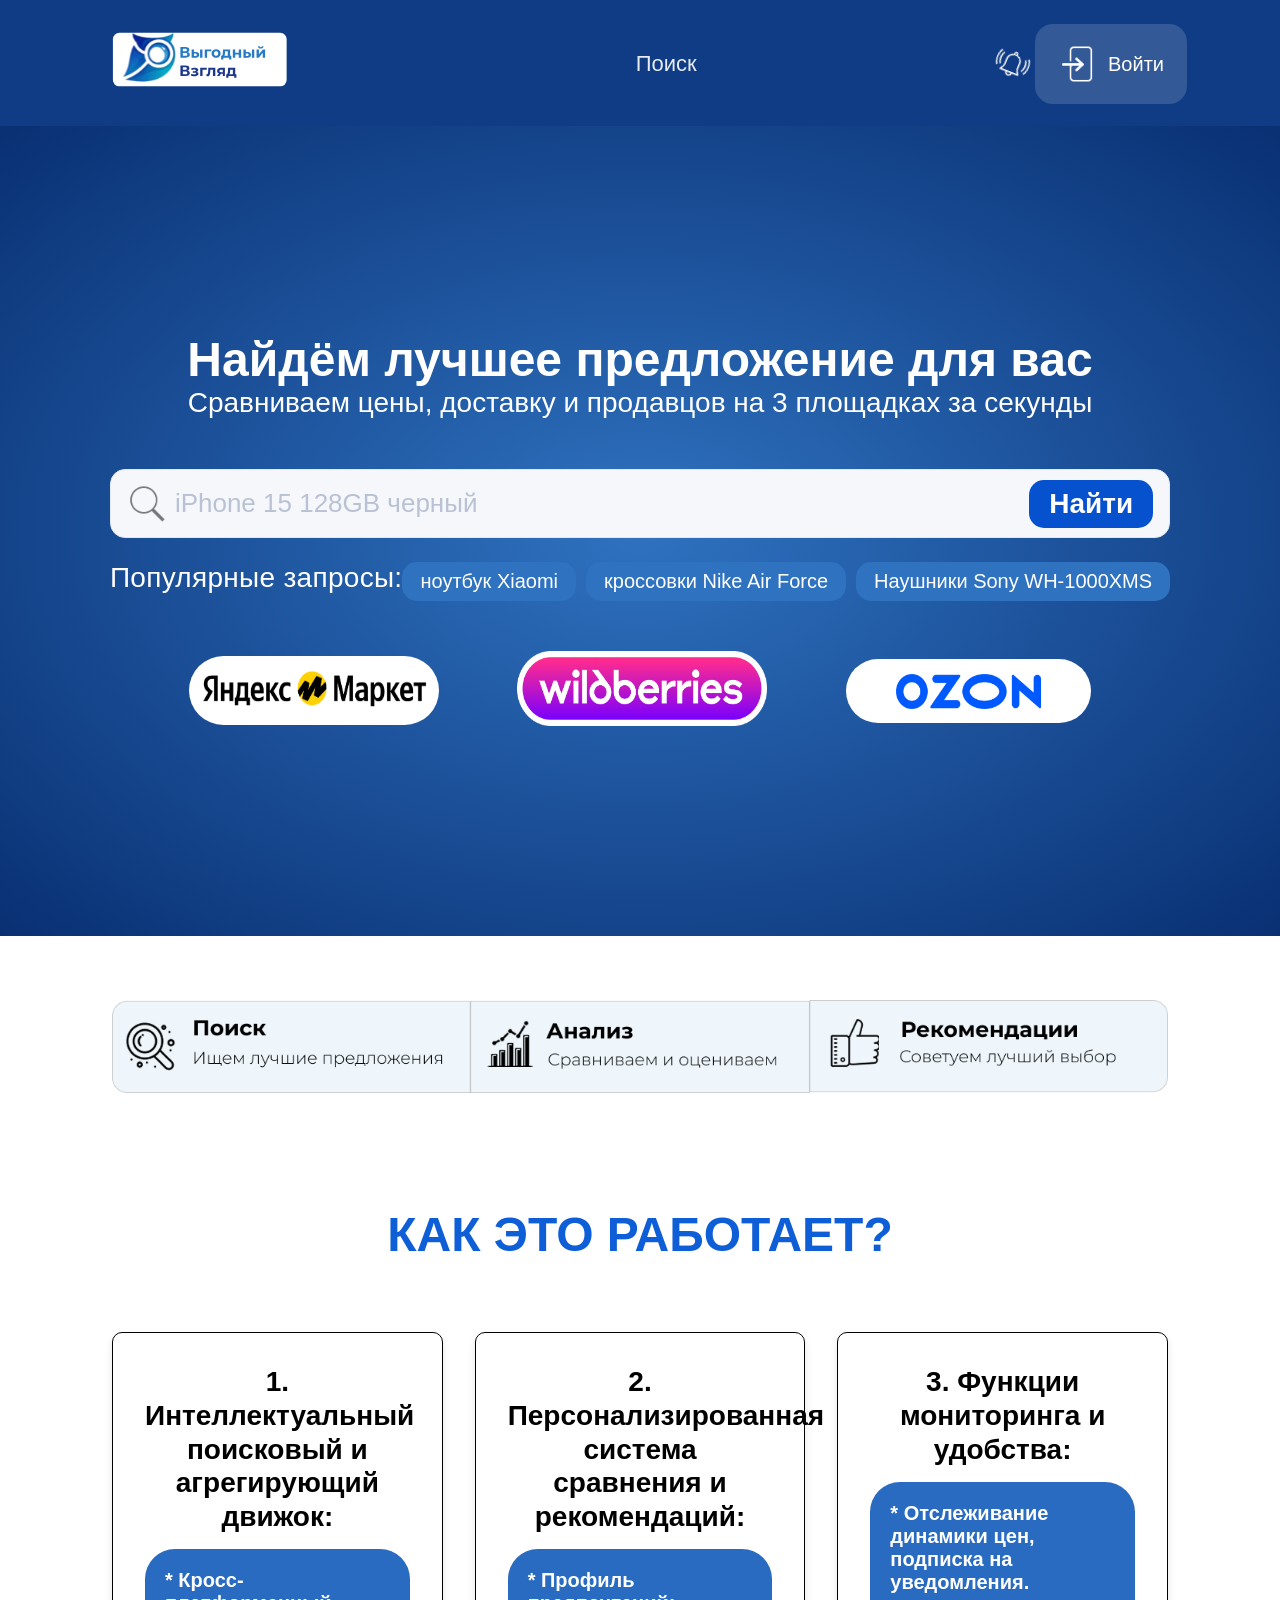
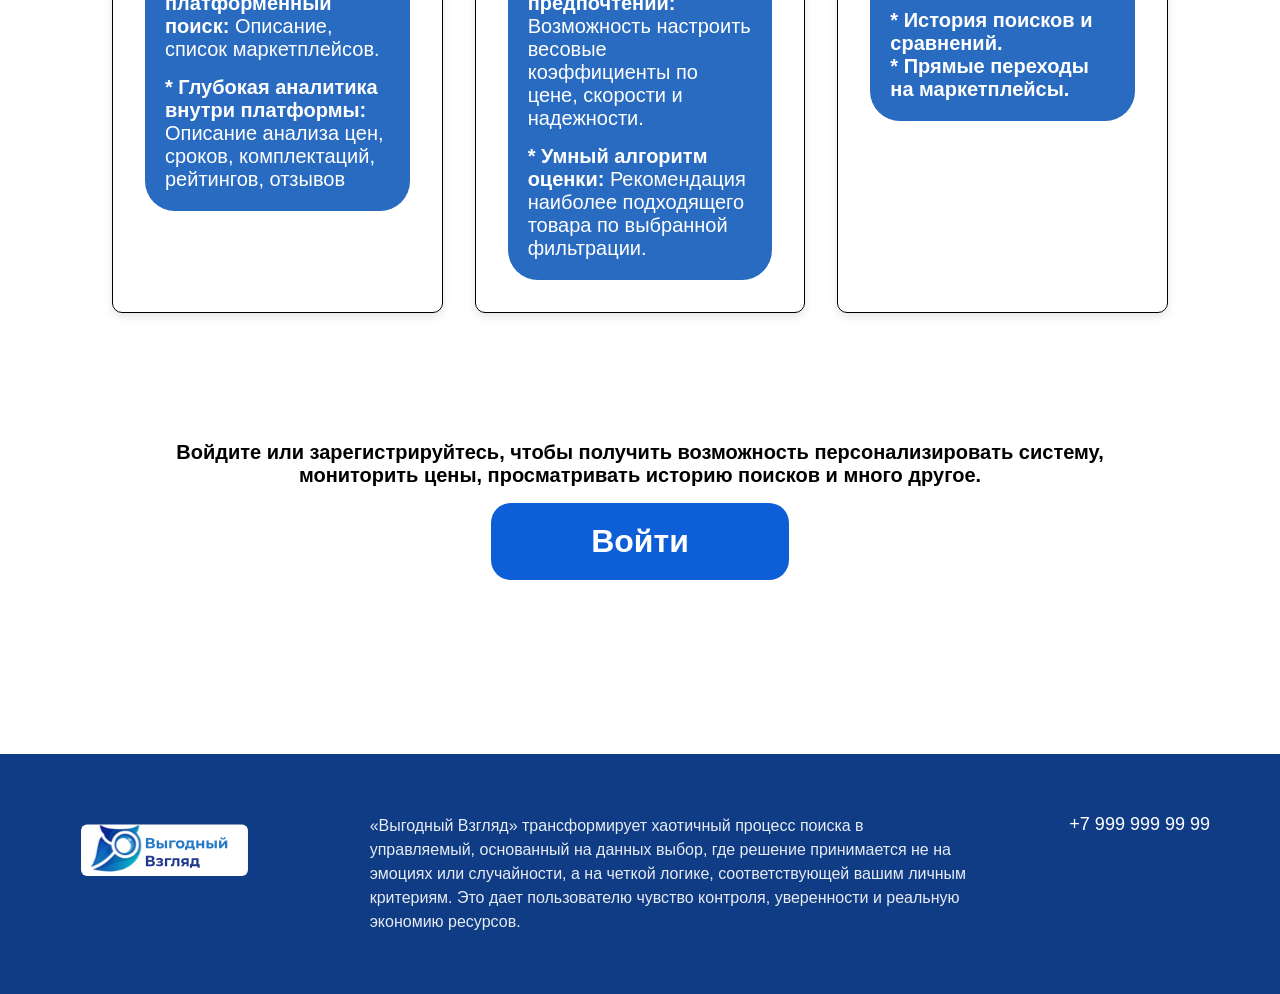
<file: front/index.html>
<!DOCTYPE html>
<html lang="ru">

<head>
    <meta charset="UTF-8">
    <meta name="viewport" content="width=device-width, initial-scale=1.0">
    <title>Выгодный взгляд</title>
    <link rel="stylesheet" href="./css/style_main.css">
    <link rel="stylesheet" href="./css/style_index.css">
</head>

<body>
    <header class="header">
        <div class="header-container">

            <!-- ЛОГО -->
            <a href="./index.html" class="header_logo">
                <img class="header_logo-image" src="./img/logo.svg" alt="Логотип проекта">
            </a>

            <!-- НАВИГАЦИЯ -->
            <div class="header_content_menu">
                <nav class="header__menu">

                    <ul class="header__links-list">

                        <!-- ПОИСК ВСЕГДА ДОСТУПЕН -->
                        <li class="header__links-list-item_no-bullit">
                            <a class="header__link" href="./compare.html">
                                Поиск
                            </a>
                        </li>

                        <!-- ТОЛЬКО ДЛЯ АВТОРИЗОВАННЫХ -->
                        <li class="header__links-list-item_no-bullit" id="track">
                            <a class="header__link" href="./monitoring.html">
                                Отслеживание цен
                            </a>
                        </li>

                        <!-- ТОЛЬКО ДЛЯ АВТОРИЗОВАННЫХ -->
                        <li class="header__links-list-item_no-bullit" id="history">
                            <a class="header__link" href="./search_history.html">
                                История поиска
                            </a>
                        </li>

                    </ul>

                </nav>
            </div>

            <!-- ПРАВАЯ ЧАСТЬ -->
            <div class="user-profile">

                <img src="./img/message.svg" class="message-icon" alt="Сообщения">

                <!--
                href НЕ нужен!
                JS сам решит:
                - input.html
                - profile.html
            -->
                <button class="profile-button" id="userAuthButton" type="button">
                    <img src="./img/input.png" class="header__search-icon" alt="Профиль">

                    <span>Войти</span>
                </button>

            </div>

        </div>
    </header>

    <section class="hero">
        <div class="container" style="display: flex; justify-content: space-between; padding: 0px;min-height: 90vh;">
            <div class="hero-content">
                <h1>Найдём лучшее предложение для вас</h1>
                <p>Сравниваем цены, доставку и продавцов на 3 площадках за секунды</p>
                <div class="search-block">
                    <!-- Строка поиска с кнопкой Найти -->
                    <div class="search-wrapper">
                        <div class="search-icon">
                            <img src="./img/input-black.png" style="height: 40px; width: 40px;">
                        </div>
                        <input type="text" class="search-input" id="searchInput" placeholder="iPhone 15 128GB черный"
                            autocomplete="off">
                        <button class="search-btn" id="searchBtn">Найти</button>
                    </div>

                    <!-- Популярные запросы -->
                    <div class="popular-section">
                        <div class="popular-title">Популярные запросы:</div>
                        <div class="chips" id="chipsContainer">
                            <span class="chip" data-query="ноутбук Xiaomi">ноутбук Xiaomi</span>
                            <span class="chip" data-query="кроссовки Nike Air Force">кроссовки Nike Air Force</span>
                            <span class="chip" data-query="Наушники Sony WH-1000XMS">Наушники Sony WH-1000XMS</span>
                        </div>
                    </div>
                </div>
                <div class="img-search">
                    <div class="yandex">
                        <img src="./img/yandex.png" style="width: 230px; height: 45px;">
                    </div>
                    <div>
                        <img src="./img/wb.png" style="width: 250px; height: 75px;">
                    </div>
                    <div class="ozon">
                        <img src="./img/ozon.png" style="width: 145px; height: 35px;">
                    </div>
                </div>
            </div>
        </div>
    </section>


    <section class="services">
        <div class="container">
            <div style="text-align: center;">
                <img src="./img/skills.png" style="width: 100%;">
            </div>
            <h3>КАК ЭТО РАБОТАЕТ?</h3>
            <div class="service-grid">
                <div class="service-card">
                    <div class="icon">
                        <h3>1. Интеллектуальный поисковый и агрегирующий движок:</h3>
                    </div>
                    <div class="text-card">
                        <p style="padding-bottom: 15px;"><strong>* Кросс-платформенный поиск:</strong> Описание, список
                            маркетплейсов.</p>
                        <p><strong>* Глубокая аналитика внутри платформы:</strong> Описание анализа цен, сроков,
                            комплектаций, рейтингов, отзывов</p>
                    </div>
                </div>
                <div class="service-card">
                    <div class="icon">
                        <h3>2. Персонализированная система сравнения и рекомендаций:</h3>
                    </div>
                    <div class="text-card">
                        <p style="padding-bottom: 15px;"><strong>* Профиль предпочтений:</strong> Возможность настроить
                            весовые коэффициенты по цене, скорости и надежности.</p>
                        <p><strong>* Умный алгоритм оценки:</strong> Рекомендация наиболее подходящего товара по
                            выбранной фильтрации.</p>
                    </div>
                </div>
                <div class="service-card">
                    <div class="icon">
                        <h3>3. Функции мониторинга и удобства:</h3>
                    </div>
                    <div class="text-card">
                        <p style="padding-bottom: 15px;"><strong>* Отслеживание динамики цен, подписка на
                                уведомления.</strong></p>
                        <p><strong>* История поисков и сравнений.</strong></p>
                        <p><strong>* Прямые переходы на маркетплейсы.</strong></p>
                    </div>
                </div>
            </div>
        </div>
    </section>

    <section class="cta" id="ctasection">
        <div class="container">
            <div class="cta-content">
                <h2>Войдите или зарегистрируйтесь, чтобы получить возможность персонализировать систему, мониторить
                    цены, просматривать историю поисков и много другое.</h2>
                <div style="text-align: center;">
                    <a href="./input.html"> <button class="cta-button">Войти</button></a>
                </div>
            </div>
        </div>
    </section>


    <footer class="footer">
        <div class="footer-container">
            <div class="footer-logo">
                <a href="./index.html"><img src="./img/logo.svg" alt="Выгодный Взгляд" class="footer-logo-image"></a>
            </div>

            <div class="footer-info">
                <p class="footer-text">
                    «Выгодный Взгляд» трансформирует хаотичный процесс поиска в управляемый,
                    основанный на данных выбор, где решение принимается не на эмоциях или случайности,
                    а на четкой логике, соответствующей вашим личным критериям. Это дает пользователю
                    чувство контроля, уверенности и реальную экономию ресурсов.
                </p>
            </div>

            <div class="footer-contacts">
                <a href="tel:+79999999999" class="footer-phone">+7 999 999 99 99</a>
            </div>
        </div>
    </footer>

    <script src="./js/auth.js"></script>
    <script src="./js/index-search.js"></script>
</body>

</html>
</file>
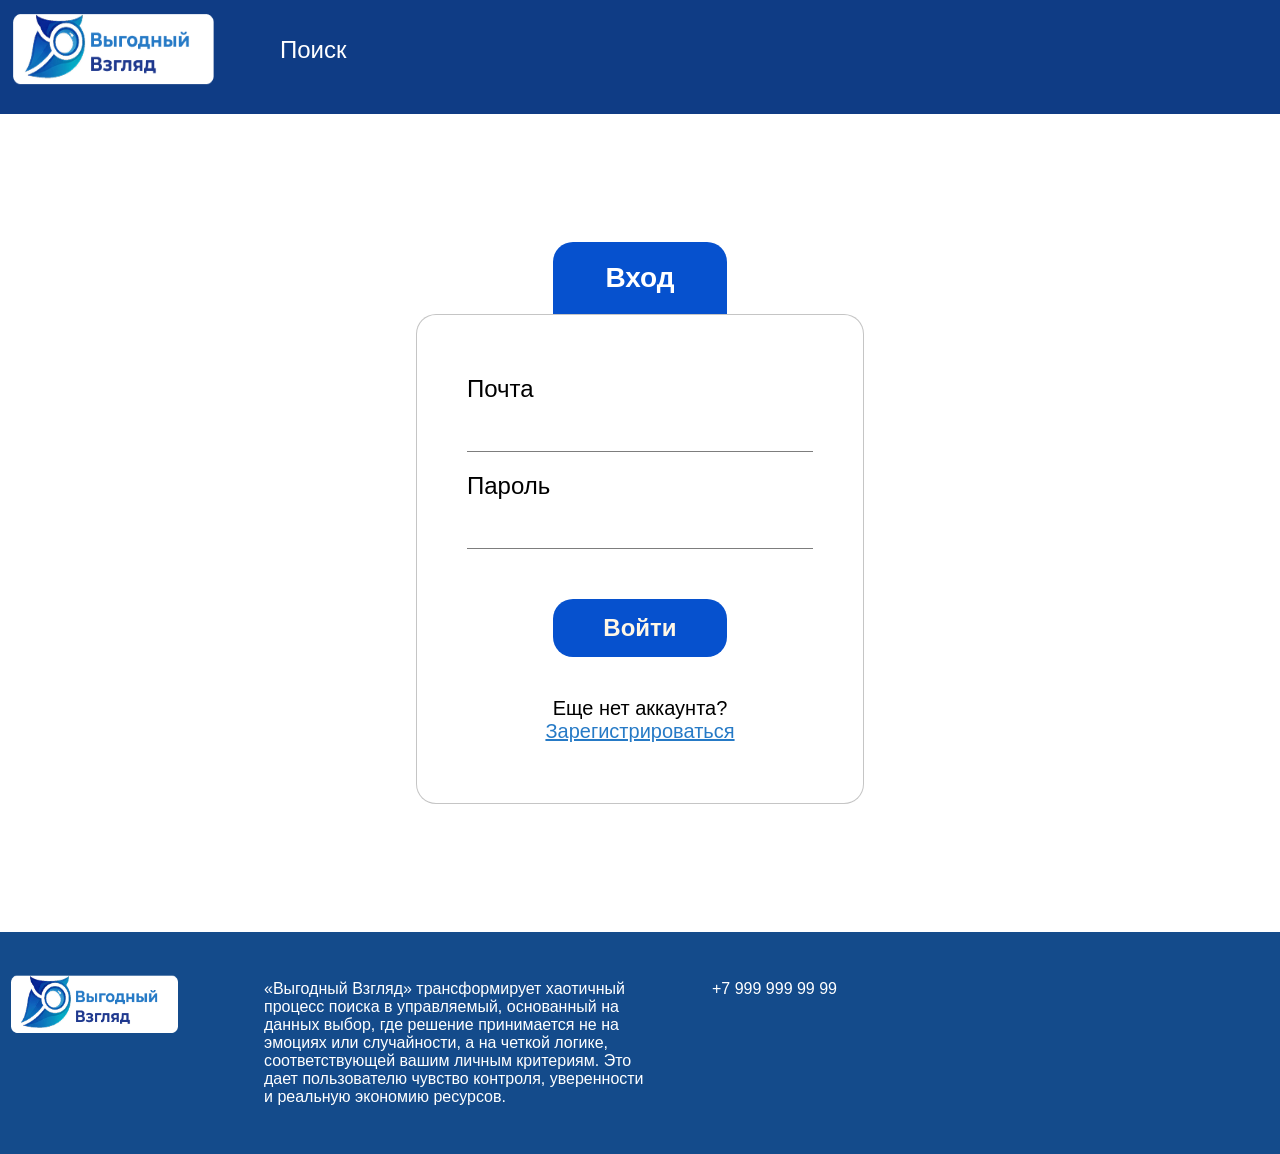
<file: front/input.html>
<!DOCTYPE html>
<html lang="ru">
<head>
    <meta charset="UTF-8">
    <meta name="viewport" content="width=device-width, initial-scale=1.0">
    <title>Регистрация</title>
    <link rel="stylesheet" href="./css/style.css">
</head>
<body>

    <header class="header">
        <div class="header-container">
            <div class="logo"><img class="logo-img" src="./img/logo.png" alt="logo"></div>
            <nav class="nav">
                <ul>
                    <li id="search"><a href="./index.html">Поиск</a></li>
                </ul>
            </nav>
        </div>
    </header>

    <div class="container">
        <h1>Вход</h1>
        <form class="registration-form" action="/submit" method="POST">
            
            <div class="input-group">
                <label for="login">Почта</label>
                <input type="text" id="login" name="login" required>
            </div>

            <div class="input-group">
                <label for="password">Пароль</label>
                <input type="password" id="password" name="password" required>
            </div>
            
            <div style="display: flex; justify-content:center;">
                <button type="submit">Войти</button>
            </div>
            <p>Еще нет аккаунта? <a href="./registration.html">Зарегистрироваться</a></p> 
        </form>
    </div>
    
    <footer class="footer">
        <div class="footer-container">
            <div class="logo"><a href="./index.html"><img class="logo-img" src="./img/logo.png" alt="logo"></div></a>
            <p>«Выгодный Взгляд» трансформирует хаотичный процесс поиска в управляемый, основанный на данных выбор, где решение принимается 
                не на эмоциях или случайности, а на четкой логике, соответствующей вашим личным критериям. Это дает пользователю 
                чувство контроля, уверенности и реальную экономию ресурсов.</p>
            <p>+7 999 999 99 99</p>
        </div>
    </footer>

    <script src="./js/index_help.js"></script>
    <script src="./js/auth.js"></script>
    <script src="./js/login-handler.js"></script>
</body>
</html>
</file>
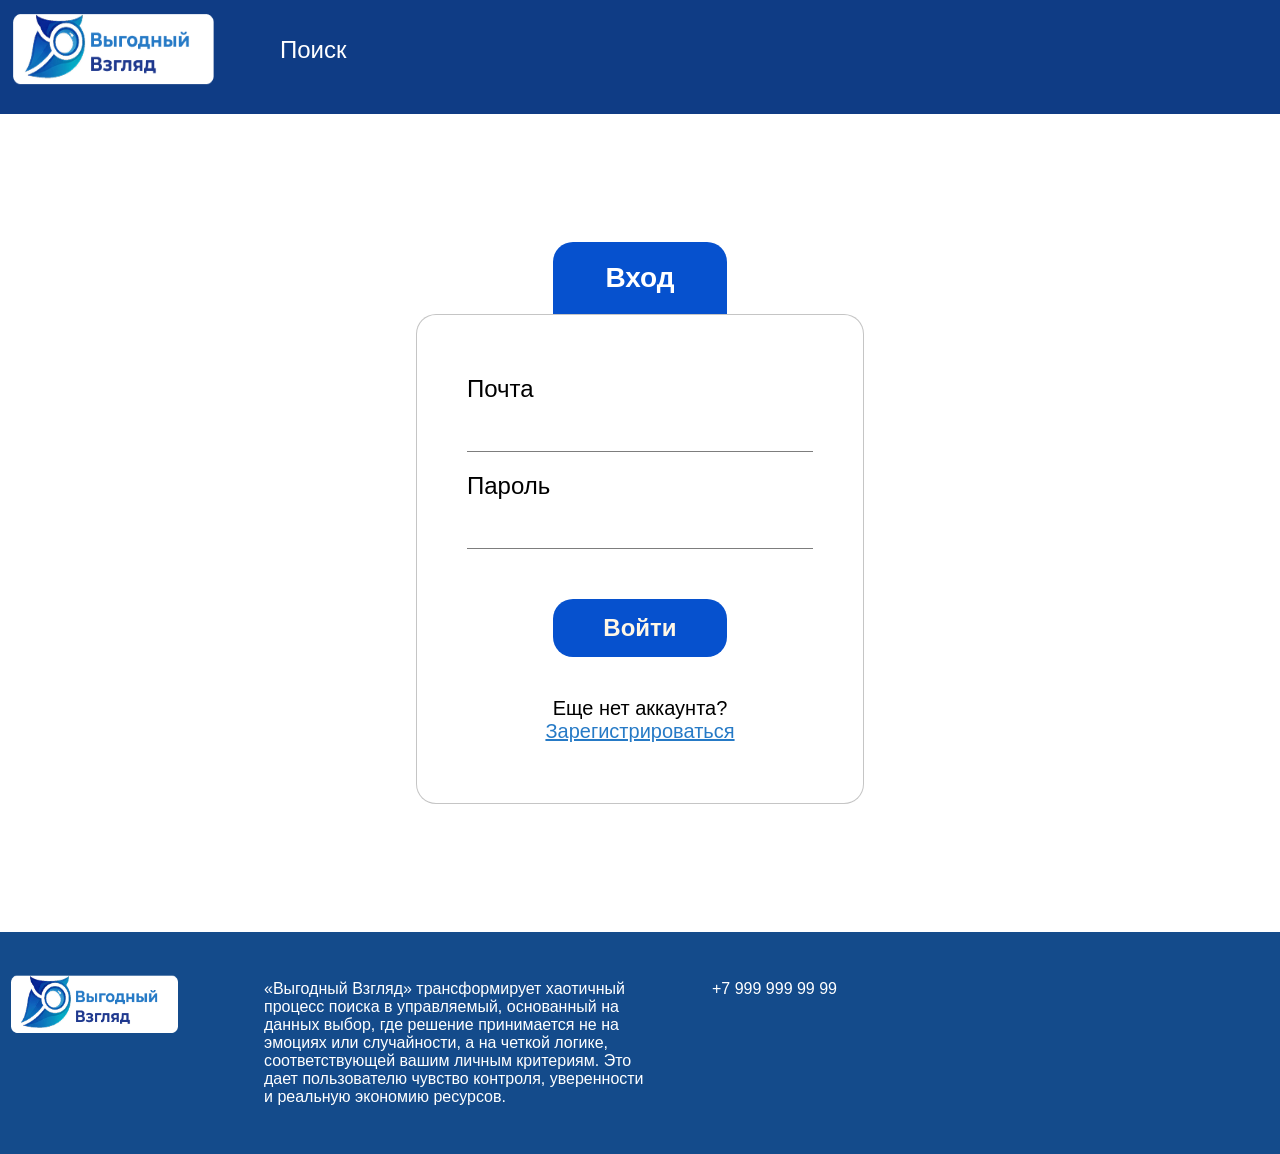
<file: front/preferences.html>
<!DOCTYPE html>
<html lang="ru">
<head>
    <meta charset="UTF-8">
    <meta name="viewport" content="width=device-width, initial-scale=1.0">
    <title>Настройка предпочтений</title>
    <link rel="stylesheet" href="css/profile.css">
    <link rel="stylesheet" href="css/style_main.css">
    <link rel="stylesheet" href="css/preferences.css">
</head>
<body>
    <header class="header">
        <div class="header-container">
            <a href="./index.html" class="header_logo">
                <img class="header_logo-image" src="./img/logo.svg" alt="Логотип проекта">
            </a>
            <div class="header_content_menu">
                <nav class="header__menu">
                    <ul class="header__links-list">
                        <li class="header__links-list-item_no-bullit">
                            <a class="header__link" href="./compare.html">Поиск</a>
                        </li>
                        <li class="hader__linkes-list-item">
                            <a class="header__link" href="./monitoring.html">Отслеживание цен</a>
                        </li>
                        <li class="hader__linkes-list-item">
                            <a class="header__link" href="./search_history.html">История поиска</a>
                        </li>
                    </ul>
                </nav>
            </div>
            <div class="user-profile">
                <img src="./img/message.svg" class="message-icon">
                <a href="./profile.html" class="profile-button">
                    <img src="./img/search.svg" class="header__search-icon" alt="Икона поиска">
                    <span>Личный кабинет</span>
                </a>
            </div>
        </div>
    </header>

    <!-- Основной блок профиля (показывается только авторизованным) -->
    <div class="container" id="profileBlock" style="padding: 30px 10%; display: none;">
        <div class="profile-card">
            <div class="profile-header">
            </div>
            <div class="profile-inner">
                <!-- Вкладки навигации -->
                <div class="profile-tabs">
                    <div class="tab-item active">
                        <i class="fas fa-user"></i><a href="profile.html">Профиль</a>
                    </div>
                    <div class="tab-item">
                        <i class="fas fa-heart"></i><a href="favourites.html">Избранное</a>
                    </div>
                    <div class="tab-item" style="border: none;">
                        <i class="fas fa-sliders-h"></i><a href="preferences.html">Настройки предпочтений</a>
                    </div>
                </div>
                <main class="preferences-main">
        <div class="container preferences-container">
            <h1 class="preferences-title">Настройка предпочтений</h1>
            <p class="preferences-subtitle">
                Проставь приоритеты для эффективного поиска подходящих тебе товаров!<br>
            </p>

            <div class="priorities-grid">
                <!-- Цена -->
                <div class="priority-card" data-criterion="price">
                    <h3 class="criterion-name">Цена</h3>
                    <div class="priority-buttons" data-criterion="price">
                        <button class="priority-btn" data-value="1">1</button>
                        <button class="priority-btn" data-value="2">2</button>
                        <button class="priority-btn" data-value="3">3</button>
                    </div>
                    <div class="priority-status"></div>
                </div>

                <!-- Скорость -->
                <div class="priority-card" data-criterion="speed">
                    <h3 class="criterion-name">Скорость</h3>
                    <div class="priority-buttons" data-criterion="speed">
                        <button class="priority-btn" data-value="1">1</button>
                        <button class="priority-btn" data-value="2">2</button>
                        <button class="priority-btn" data-value="3">3</button>
                    </div>
                    <div class="priority-status"></div>
                </div>

                <!-- Надежность -->
                <div class="priority-card" data-criterion="reliability">
                    <h3 class="criterion-name">Надежность</h3>
                    <div class="priority-buttons" data-criterion="reliability" style="margin-right: 23%;">
                        <button class="priority-btn" data-value="1">1</button>
                        <button class="priority-btn" data-value="2">2</button>
                        <button class="priority-btn" data-value="3">3</button>
                    </div>
                </div>
            </div>

            <div class="preferences-actions">
                <button id="savePreferencesBtn" class="btn-save">Сохранить предпочтения</button>
                <button id="resetPreferencesBtn" class="btn-reset">Сбросить</button>
            </div>
            <div id="preferencesMessage" class="message-area"></div>
        </div>
    </main>
            </div>
        </div>
    </div>

    <footer class="footer">
        <div class="footer-container">
            <div class="footer-logo">
                <a href="./index.html"><img src="./img/logo.svg" alt="Выгодный Взгляд" class="footer-logo-image"></a>
            </div>

            <div class="footer-info">
                <p class="footer-text">
                    «Выгодный Взгляд» трансформирует хаотичный процесс поиска в управляемый,
                    основанный на данных выбор, где решение принимается не на эмоциях или случайности,
                    а на четкой логике, соответствующей вашим личным критериям. Это дает пользователю
                    чувство контроля, уверенности и реальную экономию ресурсов.
                </p>
            </div>

            <div class="footer-contacts">
                <a href="tel:+79999999999" class="footer-phone">+7 999 999 99 99</a>
            </div>
        </div>
    </footer>


    <script src="js/auth.js"></script>
    <script src="js/profile.js"></script>
    <script src="js/preferences.js"></script>
</body>
</html>
</file>
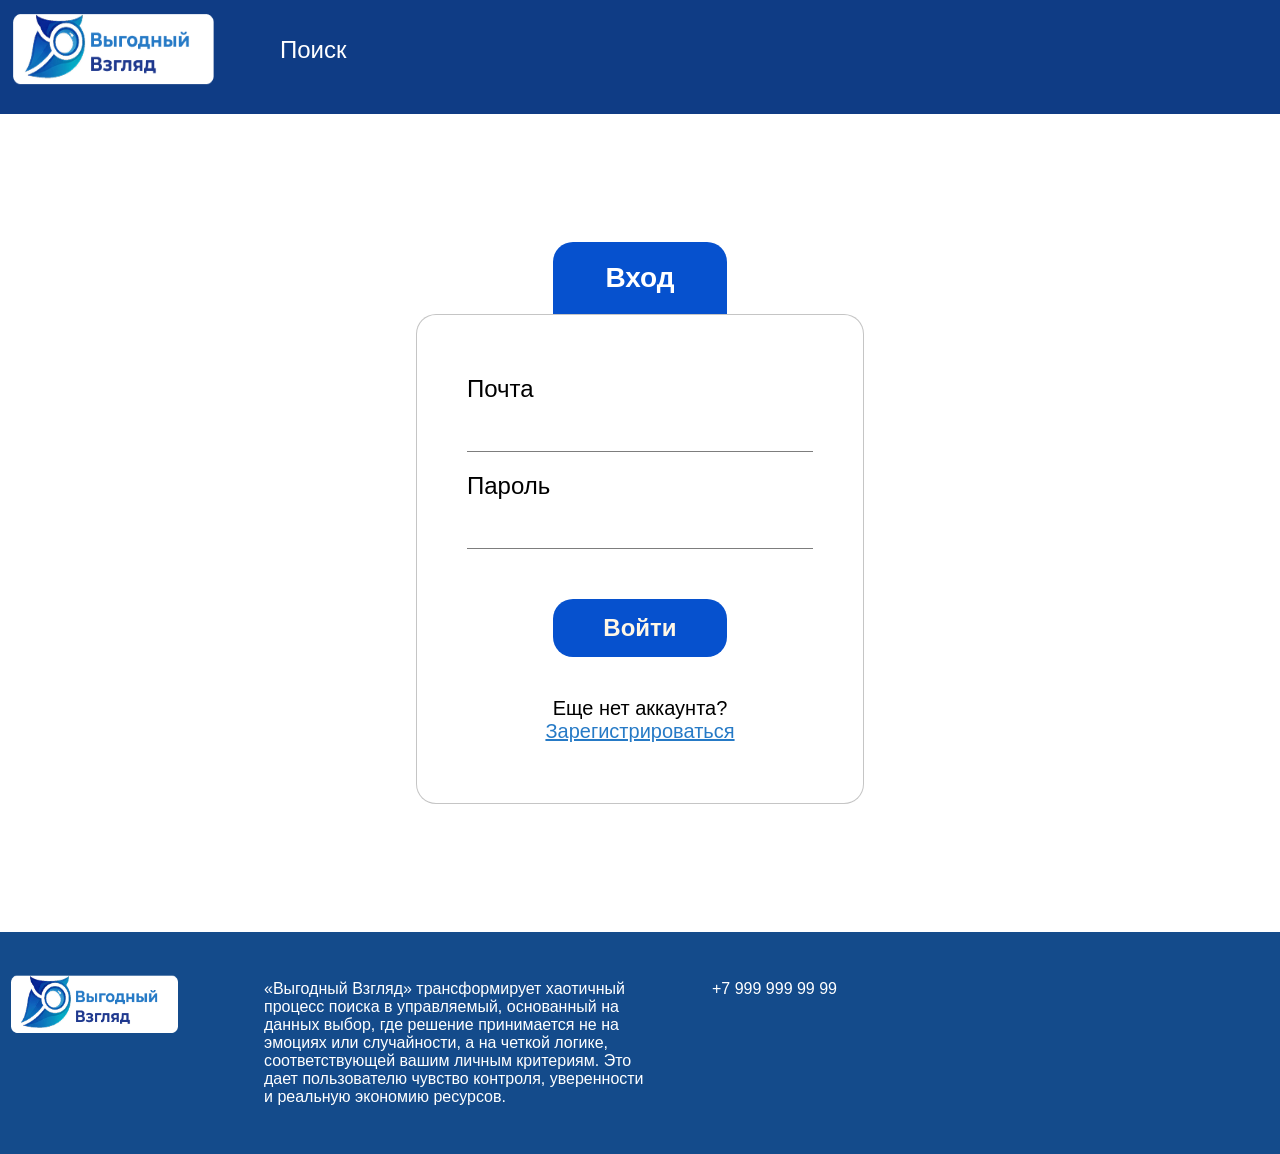
<file: front/profile.html>
<!DOCTYPE html>
<html lang="ru">

<head>
    <meta charset="UTF-8">
    <meta name="viewport" content="width=device-width, initial-scale=1.0">
    <title>Профиль</title>
    <link rel="stylesheet" href="./css/profile.css">
    <link rel="stylesheet" href="./css/style_main.css">
</head>

<body>
    <header class="header">
        <div class="header-container">
            <a href="./index.html" class="header_logo">
                <img class="header_logo-image" src="./img/logo.svg" alt="Логотип проекта">
            </a>
            <div class="header_content_menu">
                <nav class="header__menu">
                    <ul class="header__links-list">
                        <li class="header__links-list-item_no-bullit">
                            <a class="header__link" href="./compare.html">Поиск</a>
                        </li>
                        <li class="hader__linkes-list-item">
                            <a class="header__link" href="./monitoring.html">Отслеживание цен</a>
                        </li>
                        <li class="hader__linkes-list-item">
                            <a class="header__link" href="./search_history.html">История поиска</a>
                        </li>
                    </ul>
                </nav>
            </div>
            <div class="user-profile">
                <img src="./img/message.svg" class="message-icon">
                <a href="./profile.html" class="profile-button">
                    <img src="./img/search.svg" class="header__search-icon" alt="Икона поиска">
                    <span>Личный кабинет</span>
                </a>
            </div>
        </div>
    </header>

    <!-- Основной блок профиля (показывается только авторизованным) -->
    <div class="container" id="profileBlock" style="padding: 30px 10%; display: none;">
        <div class="profile-card">
            <div class="profile-header">
                <h1>Личный кабинет</h1>
            </div>
            <div class="profile-inner">
                <!-- Вкладки навигации -->
                <div class="profile-tabs">
                    <div class="tab-item active">
                        <i class="fas fa-user"></i><a href="profile.html">Профиль</a>
                    </div>
                    <div class="tab-item">
                        <i class="fas fa-heart"></i><a href="favourites.html">Избранное</a>
                    </div>
                    <div class="tab-item" style="border: none;">
                        <i class="fas fa-sliders-h"></i><a href="preferences.html">Настройки предпочтений</a>
                    </div>
                </div>

                <!-- Секция Личная информация -->
                <div class="info-section">
                    <div class="section-header">
                        <h2>Личная информация</h2>
                    </div>
                    <div class="info-content">
                        <div class="info-row">
                            <span class="info-label">Имя:</span>
                            <span class="info-value" id="displayName">-</span>
                        </div>
                        <div class="info-row">
                            <span class="info-label">Email:</span>
                            <span class="info-value" id="displayEmail">-</span>
                        </div>
                    </div>
                    <button class="edit-btn" id="editInfoBtn">
                        <i class="fas fa-pencil-alt"></i> Редактировать
                    </button>
                </div>

                <!-- Секция Уведомление с переключателем -->
                <div class="notifications-section">
                    <div class="section-header">
                        <h2>Уведомление</h2>
                        <div class="toggle-switch">
                            <span class="toggle-label off" id="notifOffLabel">Выкл.</span>
                            <label class="switch">
                                <input type="checkbox" id="notificationToggle">
                                <span class="slider round"></span>
                            </label>
                            <span class="toggle-label on" id="notifOnLabel">Вкл.</span>
                        </div>
                    </div>

                    <h2>Подписки</h2>
                    <div class="subscriptions-list">
                        <label class="subscription-item">
                            <input type="checkbox" class="sub-checkbox" checked>
                            <span class="checkmark"></span>
                            <span class="sub-text">Измените цены товара в списке отслеживаемых</span>
                        </label>
                        <label class="subscription-item">
                            <input type="checkbox" class="sub-checkbox" checked>
                            <span class="checkmark"></span>
                            <span class="sub-text">Новые фичи сервиса</span>
                        </label>
                    </div>
                    <div class="notification-settings">
                        <h2 class="label">Уведомлять:</h2>
                        <div class="notify-buttons">
                            <button class="notify-btn active">Выгодный взгляд</button>
                            <button class="notify-btn">Email</button>
                        </div>
                    </div>
                </div>
            </div>
            <!-- Кнопка выхода -->
            <div class="logout-section">
                <button class="logout-btn" id="logoutBtn">
                    <i class="fas fa-sign-out-alt"></i> Выйти
                </button>
            </div>
        </div>
    </div>

    <!-- Модальное окно для редактирования -->
    <div class="modal" id="editModal">
        <div class="modal-content">
            <div class="modal-header">
                <h3>Редактировать информацию</h3>
                <button class="close-modal" id="closeModalBtn">&times;</button>
            </div>
            <div class="modal-body">
                <div class="form-group">
                    <label for="editName">Имя:</label>
                    <input type="text" id="editName" placeholder="Введите имя">
                </div>
                <div class="form-group">
                    <label for="editEmail">Email:</label>
                    <input type="email" id="editEmail" placeholder="Введите email">
                </div>
            </div>
            <div class="modal-footer">
                <button class="btn-cancel" id="cancelModalBtn">Отмена</button>
                <button class="btn-save" id="saveModalBtn">Сохранить</button>
            </div>
        </div>
    </div>

    <footer class="footer">
        <div class="footer-container">
            <div class="footer-logo">
                <a href="./index.html"><img src="./img/logo.svg" alt="Выгодный Взгляд" class="footer-logo-image"></a>
            </div>

            <div class="footer-info">
                <p class="footer-text">
                    «Выгодный Взгляд» трансформирует хаотичный процесс поиска в управляемый,
                    основанный на данных выбор, где решение принимается не на эмоциях или случайности,
                    а на четкой логике, соответствующей вашим личным критериям. Это дает пользователю
                    чувство контроля, уверенности и реальную экономию ресурсов.
                </p>
            </div>

            <div class="footer-contacts">
                <a href="tel:+79999999999" class="footer-phone">+7 999 999 99 99</a>
            </div>
        </div>
    </footer>

    <script src="./js/auth.js"></script>
    <script src="./js/profile.js"></script>
</body>

</html>
</file>
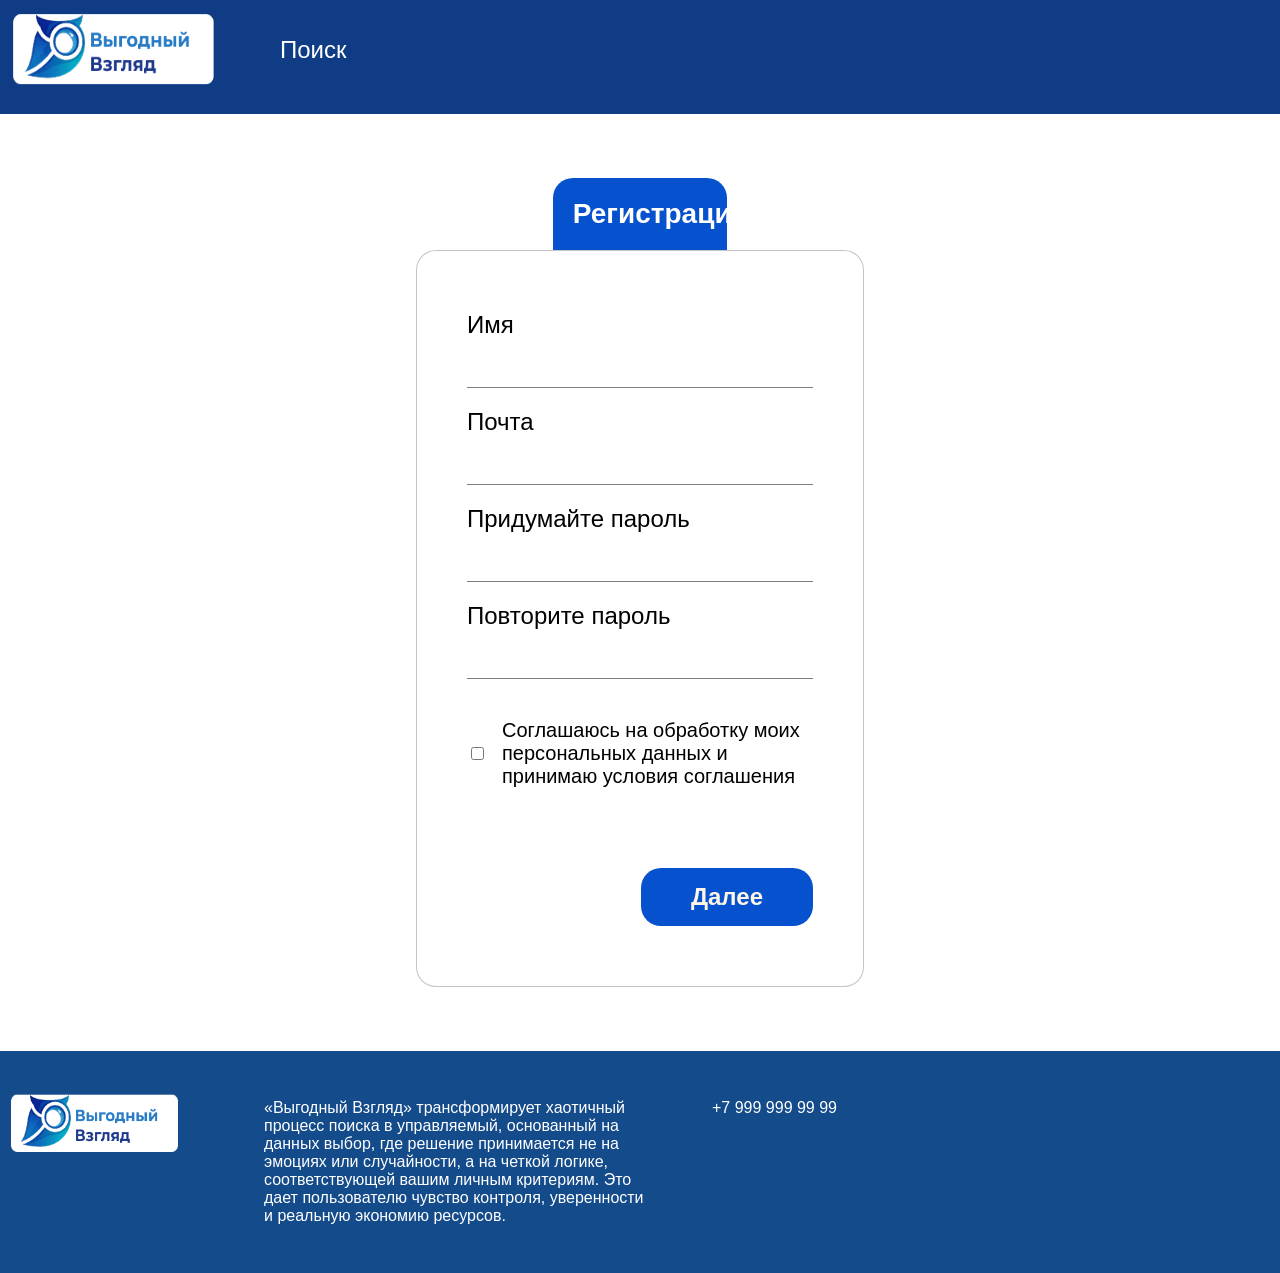
<file: front/registration.html>
<!DOCTYPE html>
<html lang="ru">
<head>
    <meta charset="UTF-8">
    <meta name="viewport" content="width=device-width, initial-scale=1.0">
    <title>Регистрация</title>
    <link rel="stylesheet" href="./css/style.css">
</head>
<body>
    <header class="header">
        <div class="header-container">
            <div class="logo"><img class="logo-img" src="./img/logo.png" alt="logo"></div>
            <nav class="nav">
                <ul>
                    <li id="search"><a href="./index.html">Поиск</a></li>
                </ul>
            </nav>
        </div>
    </header>

    <div class="container" style="padding: 4rem 0;">
        <h1>Регистрация</h1>
        <form class="registration-form" id="registrationForm">
            <div class="input-group">
                <label for="lastName">Имя</label>
                <input type="text" id="lastName" name="lastName" required>
            </div>

            <div class="input-group">
                <label for="email">Почта</label>
                <input type="email" id="email" name="email" required>
            </div>

            <div class="input-group">
                <label for="password">Придумайте пароль</label>
                <input type="password" id="password" name="password" required>
            </div>

            <div class="input-group">
                <label for="confirmPassword">Повторите пароль</label>
                <input type="password" id="confirmPassword" name="confirmPassword" required>
            </div>

            <div class="input-group checkbox-group">
                <label class="checkbox-label">
                    <input type="checkbox" id="consentCheckbox" name="consent" required>
                    <p>Соглашаюсь на обработку моих персональных данных и принимаю условия соглашения</p>
                </label>
            </div>
            
            <div style="display: flex; justify-content: end;">
                <button type="button" id="registerBtn" class="cta-button">Далее</button>
            </div>
        </form>
    </div>
    
    <footer class="footer">
        <div class="footer-container">
            <div class="logo"><a href="./index.html"><img class="logo-img" src="./img/logo.png" alt="logo"></div></a>
            <p>«Выгодный Взгляд» трансформирует хаотичный процесс поиска в управляемый, основанный на данных выбор, где решение принимается 
                не на эмоциях или случайности, а на четкой логике, соответствующей вашим личным критериям. Это дает пользователю 
                чувство контроля, уверенности и реальную экономию ресурсов.</p>
            <p>+7 999 999 99 99</p>
        </div>
    </footer>
    <script src="./js/auth.js"></script>
    <script src="./js/registration.js"></script>
    
</body>
</html>
</file>
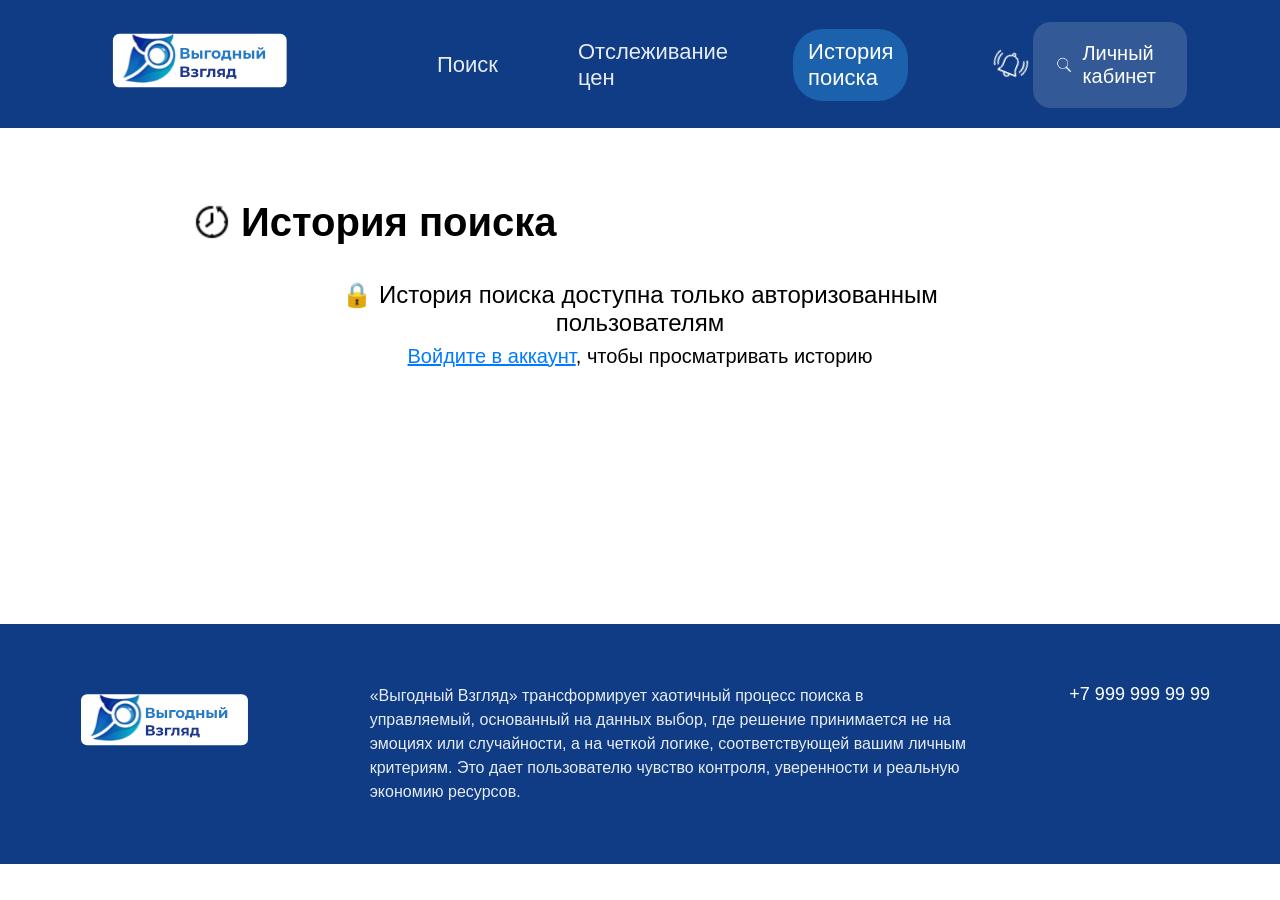
<file: front/search_history.html>
<!DOCTYPE html>
<html lang="ru">
<head>
    <meta charset="UTF-8">
    <meta name="viewport" content="width=device-width, initial-scale=1.0">
    <title>История поиска — Выгодный взгляд</title>
    <link rel="stylesheet" href="./css/style_main.css">
    <link rel="stylesheet" href="./css/style_history.css">
</head>
<body>
    
    <header class="header">
        <div class="header-container">
            <a href="./index.html" class="header_logo">
                <img class="header_logo-image" src="./img/logo.svg" alt="Логотип проекта">
            </a>
            <div class="header_content_menu">
                <nav class="header__menu">
                    <ul class="header__links-list">
                        <li class="header__links-list-item_no-bullit">
                            <a class="header__link" href="./compare.html">Поиск</a>
                        </li>
                        <li class="hader__linkes-list-item">
                            <a class="header__link" href="./monitoring.html">Отслеживание цен</a>
                        </li>
                        <li class="hader__linkes-list-item">
                            <a class="header__link_active" href="./search_history.html">История поиска</a>
                        </li>
                    </ul>
                </nav>
            </div>
            <div class="user-profile">
                <img src="./img/message.svg" class="message-icon">
                <a href="./profile.html" class="profile-button">
                    <img src="./img/search.svg" class="header__search-icon" alt="Икона поиска">
                    <span>Личный кабинет</span>
                </a>
            </div>
        </div>
    </header>

    <section class="hero">
        <div class="container">
            <div class="hero-content">
                <div class="history-h1">
                    <img src="./img/history-time.png">
                    <h1>История поиска</h1>
                </div>
                
                <div id="historyContainer">
                    <div id="historyList"></div>
                </div>
            </div>
        </div>
    </section>

    <footer class="footer">
        <div class="footer-container">
            <div class="footer-logo">
                <a href="./index.html"><img src="./img/logo.svg" alt="Выгодный Взгляд" class="footer-logo-image"></a>
            </div>

            <div class="footer-info">
                <p class="footer-text">
                    «Выгодный Взгляд» трансформирует хаотичный процесс поиска в управляемый,
                    основанный на данных выбор, где решение принимается не на эмоциях или случайности,
                    а на четкой логике, соответствующей вашим личным критериям. Это дает пользователю
                    чувство контроля, уверенности и реальную экономию ресурсов.
                </p>
            </div>

            <div class="footer-contacts">
                <a href="tel:+79999999999" class="footer-phone">+7 999 999 99 99</a>
            </div>
        </div>
    </footer>

    <script src="./js/history.js"></script>
    <script src="./js/auth.js"></script>
</body>
</html>
</file>
<file: front/css/style_main.css>
*,
*::before,
*::after {
  box-sizing: border-box;
}
h1,
h2,
h3,
h4,
h5,
h6,
p,
ul,
ol,
li,
blockquote {
  margin: 0;
  padding: 0;
}
body {
  width: 100%;
  margin: 0 auto;
  font-family: Montserrat, sans-serif;
}
.header {
    background-color: #0F3C85; 
    padding: 22px 93px 20px 69px;
    font-family: Montserrat, sans-serif; 
}

.header-container {
    display: flex;
    align-items: center;
    justify-content: space-between;

    width: 100%;

    margin: 0 auto;
    gap: 5em;
}

/* Логотип */
.header_logo-image {
    display: block;
    height: 84px; 
    width: 273px;
}

/* Меню */
.header_content_menu {
    flex: 1;

    display: flex;
    justify-content: center;
}

.header__links-list {
    display: flex;
    align-items: center;

    list-style: none;

    margin: 0;
    padding: 0;

    gap: 50px;
}
.header__link, .header__link_active {
    text-decoration: none;
    color: #ffffff;
    font-size: 22px;
    padding: 10px 15px;
    display: block;
    opacity: 0.9;
    transition: background 0.3s, opacity 0.3s;
}

/* Активный пункт (как синий квадрат на скрине) */
.header__link_active {
    background: #267AC699;
    border-radius: 30px;
    opacity: 1;
}

.header__link:hover {
    transition: 0.7s;
    background: #267AC699;
    border-radius: 30px;
}

/* --- ПРАВАЯ ЧАСТЬ: Личный кабинет --- */
.user-profile {
    display: flex;
    align-items: center;
}
.message-icon{
    width: 2.8em;
    height: 2.8em;
    cursor: pointer;
}
.profile-button {
    display: flex;
    align-items: center;
    gap: 10px;
    background-color: rgba(255, 255, 255, 0.15); /* Полупрозрачная подложка */
    color: #ffffff;
    text-decoration: none;
    padding: 20px 23px;
    border-radius: 18px; /* Скругление как на макете */
    font-size: 20px;
    transition: background 0.2s ease;
    border: none;
    outline: none;
}

.profile-button:hover {
    background-color: rgba(255, 255, 255, 0.25);
}

/* Стили для иконки (лупы) внутри кнопки */
.header__search-icon {
    display: block;
    width: 15%;
    height: 15%;
    fill: none;
    stroke: #ffffff;
    stroke-width: 2;
}
.main__search-icon{
    display: block;
    width: 4%;
    height: 4%;
    margin-left: 1em;    
}

.header__links-list-item_no-bullit, 
.hader__linkes-list-item {
    list-style: none;
}
.footer {
    background-color: #0F3C85; /* Тот же цвет, что и в шапке */
    padding: 60px 0;
    color: #ffffff;
    margin-top: 50px; /* Отступ от таблицы */
}

.footer-container {
    display: flex;
    align-items: flex-start; /* Выравнивание по верхнему краю */
    justify-content: space-between;
    max-width: 1440px; /* Подстройте под ваш макет */
    margin: 0 auto;
    padding: 0 70px;
    gap: 40px;
}

/* Логотип в футере */
.footer-logo {
    flex: 0 0 200px;
}

.footer-logo-image {
    width: 100%;
    height: auto;
}

/* Блок с текстом */
.footer-info {
    flex: 1; /* Занимает всё свободное место в центре */
    max-width: 600px;
}

.footer-text {
    font-size: 16px;
    line-height: 1.5;
    opacity: 0.9;
    text-align: left;
}

/* Блок контактов */
.footer-contacts {
    flex: 0 0 auto;
    display: flex;
    align-items: center;
    height: 100%; /* Чтобы телефон был на одном уровне с началом текста */
}

.footer-phone {
    color: #ffffff;
    text-decoration: none;
    font-size: 18px;
    font-weight: 500;
    transition: opacity 0.2s;
}
</file>
<file: front/css/style_index.css>
/* Hero секция */
.hero {
    text-align: center;
    background: radial-gradient(#2F72C0, #093073);
}

.hero-content{
    margin: auto;
}

.hero h1{
    color: #FFF;
    font-size: 48px;
}

.hero p {
    color: #FFF;
    font-size: 28px;
    font-weight: 400;
    margin-bottom: 50px;
}

.search-block {
    width: 100%;
}

/* Строка поиска */
.search-wrapper {
    display: flex;
    align-items: center;
    background: #f5f7fb;
    border-radius: 15px;
    padding: 4px 16px;
    border: 1px solid #e2e8f0;
    transition: all 0.2s;
}

.search-wrapper:focus-within {
    border-color: #007aff;
    background: white;
    box-shadow: 0 0 0 3px rgba(0, 122, 255, 0.1);
}

.search-icon {
    display: flex;
    align-items: center;
    margin-right: 8px;
}

.search-input {
    flex: 1;
    border: none;
    background: transparent;
    padding: 14px 0;
    font-size: 26px;
    outline: none;
    font-family: inherit;
}

.search-input::placeholder {
    color: #b9c2d4;
}

.search-btn {
    background: #0651CE;
    border: none;
    color: white;
    padding: 8px 20px;
    border-radius: 15px;
    font-size: 28px;
    font-weight: 600;
    cursor: pointer;
    transition: all 0.2s;
    font-family: inherit;
    white-space: nowrap;
}

.search-btn:hover {
    background: #005fc1;
    transform: scale(0.98);
}

.search-btn:active {
    transform: scale(0.96);
}

.clear-btn {
    background: none;
    border: none;
    font-size: 18px;
    cursor: pointer;
    padding: 0 4px;
    opacity: 0;
    visibility: hidden;
    transition: all 0.15s;
    font-weight: 500;
}

.clear-btn.visible {
    opacity: 1;
    visibility: visible;
}

.clear-btn:hover {
    color: #1f2a3e;
}

/* Популярные запросы */
.popular-section {
    margin-top: 24px;
    display: flex;
    justify-content: center;
}

.popular-title {
    color: #FFF;
    font-size: 28px;
    font-weight: 500;
    letter-spacing: 0.3px;
}

.chips {
    display: flex;
    flex-wrap: wrap;
    gap: 10px;
}

.chip {
    background: #2F72C0;
    padding: 8px 18px;
    border-radius: 15px;
    font-size: 20px;
    cursor: pointer;
    color: #FFF;
    transition: all 0.2s;
}

.chip:hover {
    background: #378cf5;
    transform: translateY(-1px);
}

.chip:active {
    transform: scale(0.97);
}

.img-search {
    display: flex;
    justify-content: center;
    align-items: center;
    margin-top: 50px;
}

.yandex {
    background: #FFF;
    border-radius: 50px;
    padding: 10px 10px 10px 10px;
    margin: auto;
}

.ozon {
    background: #FFF;
    border-radius: 50px;
    padding: 15px 50px 10px 50px;
    margin: auto; 
}

/* Услуги */
.services {
    padding: 4rem 7rem;
    min-height: 90vh;
}

.services h3{
    color: #0E5FD7;
    font-size: 48px;
    font-weight: bold;
    text-align: center;
    margin-top: 110px;
    margin-bottom: 70px;
}

.service-grid {
    display: grid;
    grid-template-columns: repeat(auto-fit, minmax(200px, 1fr));
    gap: 2rem;
}

.service-card {
    padding: 2rem;
    border-radius: 10px;
    box-shadow: 0 4px 8px rgba(0,0,0,0.1);
    border: 1px solid #000000;
}

.service-card .icon {
    font-size: 3rem;
    margin-bottom: 1rem;
}

.service-card .text-card {
    background: #286BC1;
    border-radius: 30px;
    padding: 20px;
}

.service-card h3 {
    color: #000;
    margin-bottom: 1rem;
    font-size: 28px;
    line-height: 1.2;
    margin: 0px;
}

.service-card p {
    text-align: left;
    font-size: 20px;
    color: #FFF;
}

/* Процесс */
.process {
    padding: 4rem 0;
    background-color: #FFF8DC;
}

.process h2 {
    text-align: center;
    font-size: 2.5rem;
    color: #985D3C;
    margin-bottom: 3rem;
}

.process-steps {
    list-style: none;
    counter-reset: step-counter;
}

.process-steps li {
    counter-increment: step-counter;
    margin-bottom: 2rem;
    padding-left: 2rem;
    position: relative;
}

.process-steps li::before {
    content: counter(step-counter) ".";
    position: absolute;
    left: 0;
    color: #985D3C;
    font-weight: bold;
    font-size: 1.5rem;
}

.process-steps p {
    font-size: 20px; 
}

/* CTA */
.cta {
    text-align: center;
    padding: 4rem 0;
    background-color: #FFF;
    color: #000;
    margin: 0 10%;
}


.cta h2 {
    font-size: 20px;
    margin-bottom: 1rem;
}

.cta p {
    font-size: 1.2rem;
    margin-bottom: 2rem;
}

.cta-button {
    background-color: #0E5FD7;
    color: #fff;
    border: none;
    padding: 20px 100px;
    font-size: 32px;
    font-weight: bold;
    border-radius: 20px;
    cursor: pointer;
    transition: background-color 0.3s;
    margin-bottom: 60px;
}

.cta-button:hover {
    background-color: #07377d;
}

/* Адаптивность */
@media (max-width: 768px) {
    .header .container {
        gap: 1rem;
    }

    .header img {
        display: none;
    }

    .nav ul {
        gap: 1rem;
    }

    .header a {
        font-size: 18px;
    }

    .hero h1 {
        font-size: 2rem;
    }

    .service-grid {
        grid-template-columns: 1fr;
    }

    .process h2 {
        font-size: 2rem;
    }

    /* Скрытие изображений на планшетах */
    .img-search,
    .services > .container > div:first-child {
        display: none;
    }

    .footer p {
        display: none;
    }
}
@media (max-width: 480px) {
    .nav a {
        font-size: 14px;
    }

    .img-search,
    .services > .container > div:first-child {
        display: none;
    }
}
</file>
<file: front/css/style.css>
body {
    font-family: Arial, sans-serif;
    background-color: #fff;
    display: flex;
    flex-direction: column;
    min-height: 100vh;
    margin: auto;
}

.header{
    background: #0F3C85;
}

.header-container{
    display: flex;
    justify-content: flex-start;
    align-items: center;
}

.nav{
    margin-bottom: 15px;
}

.nav ul{
    list-style-type: none;
}

.nav a{
    text-decoration: none;
    color: #fff;
    font-size: 24px;
}

.container {
    width: 35%;
    margin: auto;
    padding: 8rem 0;
}

.registration-form {
    background-color: #fff;
    padding: 40px 50px;
    border-radius: 20px;
    border:  1px solid #0000003a;
}

h1 {
    text-align: center;
    background-color: #0651CE;
    color: #ffffff;
    font-size: 28px;
    margin-bottom: 0px;
    margin-left: auto;
    margin-right: auto;
    width: 30%;
    padding: 20px;
    border-top-left-radius: 20px;
    border-top-right-radius: 20px;
    margin-top: auto;
}

p{
    font-size: 20px;
    text-align: center;
}

a{
    color: #267AC6;
}

.form-step {
    display: none;
}

.form-step.active {
    display: block;
}

.progress-bar {
    display: flex;
    justify-content: space-between;
    margin-bottom: 30px;
    position: relative;
}

.progress-bar::before {
    content: '';
    position: absolute;
    top: 50%;
    left: 0;
    right: 0;
    height: 2px;
    background: #ddd;
    z-index: 1;
    transform: translateY(-50%);
}

.progress-step {
    width: 30px;
    height: 30px;
    border-radius: 50%;
    background: #ddd;
    display: flex;
    align-items: center;
    justify-content: center;
    color: #666;
    position: relative;
    z-index: 2;
}

.progress-step.active {
    background: #AF6425;
    color: white;
}

.progress-step.completed {
    background: #b89778;
    color: white;
}

.input-group {
    margin-top: 20px;
}

.checkbox-label{
    display: flex;
}

.checkbox-label input{
    width: 8%;
    border-radius: 10px;
}

.checkbox-label p{
    text-align: start;
    padding-left: 15px;
}

label {
    display: block;
    color: #000;
    margin-bottom: 10px;
    font-size: 24px;
}

input {
    width: 100%;
    padding: 10px;
    font-size: 16px;
    box-sizing: border-box;
    border: none;
    border-bottom: 1px solid #00000082;
    background-color: transparent;
    color: inherit;
    outline: none;
}

input:focus {
    outline: none;
    border-color: #0F3C85;
}

.button-group {
    display: flex;
    justify-content: space-between;
    margin-top: 30px;
}

button {
    color: #FFF7E6;
    padding: 15px 50px;
    background-color: #0651CE;
    border: none;
    border-radius: 20px;
    font-size: 24px;
    font-weight: bold;
    cursor: pointer;
    transition: background-color 0.3s;
    margin-top: 50px;
    margin-bottom: 20px;
}

button:hover {
    background-color: #0F3C85;
}

button.btn-back {
    color: #AF6425;
    background: #fff8e7;
    border: 2px solid #AF6425;
}

button.btn-back:hover {
    background: #f5e9d3;
}

button:disabled {
    background-color: #cccccc;
    cursor: not-allowed;
}

.error-message {
    color: #ff0000;
    font-size: 14px;
    margin-top: 5px;
    display: none;
}

.error-message.show {
    display: block;
}

.footer {
    background-color: #144B8B;
    color: #FFF;
    padding: 2rem 0;
}

.footer-container{
    display: flex;
    justify-content: start;
    gap: 5%;
}

.footer .logo {
    font-size: 2rem;
    margin: 0;
}

.footer p{
    text-align: start;
    width: 30%;
    font-size: 16px;
}

.logo-img {
    width: 240px;
    height: 110px;
}

.footer .logo-img {
    width: 200px;
    height: 90px;
}

/* Кнопка переключения версий */
.accessibility-toggle {
    position: fixed;
    top: 20px;
    right: 20px;
    z-index: 1000;
    background-color: #AF6425;
    color: #FFF7E6;
    border: 2px solid #985D3C;
    border-radius: 50px;
    padding: 12px 24px;
    font-size: 24px;
    font-weight: bold;
    cursor: pointer;
    box-shadow: 0 4px 8px rgba(0,0,0,0.2);
    transition: all 0.3s ease;
}

.accessibility-toggle:hover {
    background-color: #985D3C;
    color: #FFFFFF;
}

.accessibility-toggle.accessible-active {
    background-color: #985D3C;
    color: #FFFFFF;
    border: 2px solid #FFF7E6;
}

/* Кнопка Назад в форме */
.button-group {
    display: flex;
    justify-content: space-between;
    margin-top: 30px;
    gap: 20px;
}

.btn-back {
    color: #AF6425 !important;
    background: #fff8e7 !important;
    border: 2px solid #AF6425 !important;
}

.btn-back:hover {
    background: #f5e9d3 !important;
}

/* Адаптивность для кнопки переключения */
@media (max-width: 768px) {
    .accessibility-toggle {
        top: 10px;
        right: 10px;
        font-size: 14px;
        padding: 10px 18px;
    }
}

/* Базовые стили для кнопок */
.btn {
    padding: 10px 20px;
    background-color: #2196F3;
    color: white;
    border: none;
    border-radius: 5px;
    cursor: pointer;
    font-size: 16px;
    text-decoration: none;
    display: inline-block;
    text-align: center;
    transition: background-color 0.3s;
}

.btn:hover {
    opacity: 0.9;
}
</file>
<file: front/css/profile.css>
* {
    margin: 0;
    padding: 0;
    box-sizing: border-box;
}

body {
    background: #fff;
    font-family: -apple-system, BlinkMacSystemFont, 'Segoe UI', Roboto, 'Helvetica Neue', Arial, sans-serif;
    color: #1a1a2e;
    line-height: 1.5;
}



/* Карточка профиля */
.profile-card {
    background: white;
    overflow: hidden;
}

.profile-inner {
    align-items: center;
    display: flex;
    justify-content: space-between;
}

/* Заголовок */
.profile-header h1 {
    font-size: 38px;
    font-weight: 600;
    color: #1a1a2e;
    margin-bottom: 20px;
}

/* Вкладки навигации */
.profile-tabs {
    height: fit-content;
    text-align: center;
    border-radius: 20px;
    border: #2C64A6 solid 1px;
    width: 25%;

}

.favorites-container{
    margin-left: 5%;
}

.tab-item {
    font-size: 24px;
    font-weight: 500;
    color: #6c757d;
    cursor: pointer;
    padding: 20px;
    transition: all 0.2s ease;
    position: relative;
    border-bottom: #267AC6 solid 1px;
}

.tab-item i {
    margin-right: 8px;
}

.tab-item a {
    text-decoration: none;
}

.tab-item:hover {
    color: #4a6fa5;
}

.tab-item.active {
    color: #4a6fa5;
    font-weight: 600;
}

.tab-item.active::after {
    content: '';
    position: absolute;
    bottom: -2px;
    left: 0;
    width: 100%;
    height: 2px;
}

/* Секции общие */


.notifications-section{
    margin-top: -35px;
    width: 25%;
    border: 1px solid #C8C8C8;
    border-radius: 20px;
    padding: 20px;
}

.info-section {
    width: 40%;
    border: 1px solid #C8C8C8;
    border-radius: 20px;
    padding: 40px;
}

.section-header {
    align-items: center;
    margin-bottom: 16px;
    flex-wrap: wrap;
    gap: 12px;
}

.section-header h2 {
    font-weight: 100;
    font-size: 24px;
    color: #2C64A6;
}

h2 {
    font-size: 18px;
    color: #2c3e50;
    margin-bottom: 16px;
}

/* Кнопка редактирования */
.edit-btn {
    color: #fff;
    background: #0651CE;
    border: 1px solid #d0d7de;
    padding: 6px 14px;
    border-radius: 10px;
    font-size: 20px;
    font-weight: 500;
    cursor: pointer;
    transition: all 0.2s;
    text-align: center;
}

.edit-btn i {
    font-size: 12px;
}

.edit-btn:hover {
    background: #f0f4f9;
    color: #0651CE;
    border-color: #4a6fa5;
}

/* Информационные строки */
.info-content {
    font-size: 22px;
    padding: 20px 0px;
}

.info-row {
    display: flex;
    padding: 10px 0;
    border-bottom: 1px solid #e8eaf0;
}

.info-row:last-child {
    border-bottom: none;
}

.info-label {
    width: 80px;
    font-weight: 600;
    color: #4a5568;
}

.info-value {
    color: #1a1a2e;
    font-weight: 500;
}

/* Переключатель уведомлений */
.toggle-switch {
    display: flex;
    align-items: center;
    gap: 12px;
}

.toggle-label {
    font-size: 14px;
    font-weight: 500;
    color: #6c757d;
}

.toggle-label.on {
    color: #28a745;
}

.toggle-label.off {
    color: #dc3545;
}

/* Стили для кастомного свитча */
.switch {
    position: relative;
    display: inline-block;
    width: 52px;
    height: 26px;
}

.switch input {
    opacity: 0;
    width: 0;
    height: 0;
}

.slider {
    position: absolute;
    cursor: pointer;
    top: 0;
    left: 0;
    right: 0;
    bottom: 0;
    background-color: #dc3545;
    transition: 0.3s;
    border-radius: 26px;
}

.slider:before {
    position: absolute;
    content: "";
    height: 20px;
    width: 20px;
    left: 3px;
    bottom: 3px;
    background-color: white;
    transition: 0.3s;
    border-radius: 50%;
}

input:checked + .slider {
    background-color: #28a745;
}

input:checked + .slider:before {
    transform: translateX(26px);
}

/* Подписки */
.subscriptions-list {
    display: flex;
    flex-direction: column;
    gap: 14px;
    background: #f8f9fc;
    border-radius: 16px;
    padding: 16px 20px;
}

.subscription-item {
    display: flex;
    align-items: center;
    gap: 12px;
    cursor: pointer;
    font-size: 14px;
    color: #2c3e50;
    position: relative;
    padding-left: 28px;
}

/* Кастомный чекбокс */
.subscription-item input[type="checkbox"] {
    position: absolute;
    opacity: 0;
    cursor: pointer;
    height: 0;
    width: 0;
}

.checkmark {
    position: absolute;
    left: 0;
    height: 18px;
    width: 18px;
    background-color: #fff;
    border: 2px solid #cbd5e0;
    border-radius: 4px;
    transition: all 0.2s;
}

.subscription-item:hover input ~ .checkmark {
    border-color: #4a6fa5;
}

.subscription-item input:checked ~ .checkmark {
    background-color: #4a6fa5;
    border-color: #4a6fa5;
}

.checkmark:after {
    content: "";
    position: absolute;
    display: none;
}

.subscription-item input:checked ~ .checkmark:after {
    display: block;
}

.subscription-item .checkmark:after {
    left: 5px;
    top: 2px;
    width: 4px;
    height: 8px;
    border: solid white;
    border-width: 0 2px 2px 0;
    transform: rotate(45deg);
}

.sub-text {
    line-height: 1.4;
}
.notification-settings{
    margin-top: 1rem;
}
 Уведомления */
.notify-buttons { 
    display: flex; 
    gap: 8px; 
    margin-top: 5px; 
}

.notify-btn {
    border: 1px solid #2d5aa3;
    background: #447ad1;
    padding: 6px 12px;
    border-radius: 6px;
    cursor: pointer;
    font-size: 12px;
    color: #fbfbfb;
}

.notify-btn.active { 
    background: #0F3C85; 
    color: white; 
}


/* Кнопка выхода */
.logout-section {
    text-align: center;
    margin: 40px;
    padding: 20px;
}

.logout-btn {
    background: #C73939;
    color: #fff;
    border: 1.5px solid #dc3545;
    padding: 10px 24px;
    border-radius: 10px;
    font-size: 20px;
    font-weight: 600;
    cursor: pointer;
    transition: all 0.2s;
    display: inline-flex;
    align-items: center;
    gap: 10px;
}

.logout-btn i {
    font-style: normal;
    font-size: 20px;
}

.logout-btn:hover {
    background: #dc3545;
    color: white;
    transform: translateY(-1px);
    box-shadow: 0 4px 12px rgba(220, 53, 69, 0.2);
}

/* Модальное окно */
.modal {
    display: none;
    position: fixed;
    z-index: 1000;
    left: 0;
    top: 0;
    width: 100%;
    height: 100%;
    background-color: rgba(0, 0, 0, 0.5);
    backdrop-filter: blur(4px);
    align-items: center;
    justify-content: center;
}

.modal.show {
    display: flex;
}

.modal-content {
    background: white;
    border-radius: 24px;
    width: 90%;
    max-width: 450px;
    animation: modalSlideIn 0.2s ease;
}

@keyframes modalSlideIn {
    from {
        opacity: 0;
        transform: translateY(-20px);
    }
    to {
        opacity: 1;
        transform: translateY(0);
    }
}

.modal-header {
    display: flex;
    justify-content: space-between;
    align-items: center;
    padding: 20px 24px;
    border-bottom: 1px solid #e8eaf0;
}

.modal-header h3 {
    font-size: 20px;
    font-weight: 600;
    color: #1a1a2e;
}

.close-modal {
    background: none;
    border: none;
    font-size: 28px;
    cursor: pointer;
    color: #6c757d;
    transition: 0.2s;
}

.close-modal:hover {
    color: #dc3545;
}

.modal-body {
    padding: 24px;
}

.form-group {
    margin-bottom: 20px;
}

.form-group label {
    display: block;
    margin-bottom: 8px;
    font-weight: 600;
    color: #2c3e50;
    font-size: 14px;
}

.form-group input {
    width: 100%;
    padding: 10px 14px;
    border: 1px solid #d0d7de;
    border-radius: 12px;
    font-size: 15px;
    transition: 0.2s;
}

.form-group input:focus {
    outline: none;
    border-color: #4a6fa5;
    box-shadow: 0 0 0 3px rgba(74, 111, 165, 0.1);
}

.modal-footer {
    display: flex;
    justify-content: flex-end;
    gap: 12px;
    padding: 16px 24px 24px;
    border-top: 1px solid #e8eaf0;
}

.btn-cancel,
.btn-save {
    padding: 8px 20px;
    border-radius: 40px;
    font-size: 14px;
    font-weight: 500;
    cursor: pointer;
    transition: 0.2s;
}

.btn-cancel {
    background: #f0f2f5;
    border: none;
    color: #4a5568;
}

.btn-cancel:hover {
    background: #e2e6ea;
}

.btn-save {
    background: #4a6fa5;
    border: none;
    color: white;
}

.btn-save:hover {
    background: #3a5a8c;
    transform: translateY(-1px);
}

/* Адаптивность */
@media (max-width: 600px) {
    .profile-inner {
        padding: 20px;
    }
    
    .profile-tabs {
        gap: 16px;
        overflow-x: auto;
    }
    
    .tab-item {
        font-size: 13px;
        white-space: nowrap;
    }
    
    .section-header {
        flex-direction: column;
        align-items: flex-start;
    }
    
    .info-row {
        flex-direction: column;
        gap: 4px;
    }
    
    .info-label {
        width: auto;
    }
}
</file>
<file: front/css/preferences.css>
/* preferences.css - стили для страницы настроек предпочтений */

.preferences-main {
    margin-right: 10%;
}

.preferences-container {
    max-width: 1100px;
    margin: 0 auto;
    padding: 0 20px;
}

.preferences-title {
    font-size: 2.2rem;
    font-weight: 600;
    margin-bottom: 0.5rem;
    color: #1a2a3a;
}

.preferences-subtitle {
    text-align: center;
    font-size: 1.1rem;
    color: #4a5568;
    margin-bottom: 2.5rem;
}

.hint {
    font-size: 0.9rem;
    color: #e67e22;
    background: #fff3e0;
    padding: 0.2rem 0.6rem;
    border-radius: 20px;
    display: inline-block;
    margin-top: 8px;
}

.priorities-grid {
    border: 2px solid #093073;
    border-radius: 20px;
    padding: 5%;
    margin-bottom: 5%;
}

.priority-card {
    display: flex;
    justify-content: space-between;
    margin-bottom: 3%;
}



.criterion-icon {
}

.criterion-name {
    min-width: 20%;
}

.priority-buttons {
    display: flex;
    justify-content: center;
    gap: 1rem;
}

.priority-btn {
    width: 52px;
    height: 52px;
    border-radius: 50%;
    border: 2px solid #dee2e6;
    background: white;
    font-size: 1.4rem;
    font-weight: bold;
    cursor: pointer;
    transition: all 0.2s ease;
    color: #495057;
    display: flex;
    align-items: center;
    justify-content: center;
}

.priority-btn:hover {
    background: #f1f3f5;
    transform: scale(1.05);
}

.priority-btn.active {
    background: #2c7da0;
    border-color: #2c7da0;
    color: white;
    box-shadow: 0 4px 8px rgba(44, 125, 160, 0.3);
}

.priority-status {
    font-size: 0.85rem;
    min-height: 32px;
    color: #61a5c2;
    font-weight: 500;
}

.preferences-actions {
    display: flex;
    justify-content: center;
    gap: 1.5rem;
}

.btn-save, .btn-reset {
    padding: 12px 32px;
    font-size: 1rem;
    font-weight: 600;
    border: none;
    border-radius: 40px;
    cursor: pointer;
    transition: all 0.2s ease;
}

.btn-save {
    background: #2c7da0;
    color: white;
    box-shadow: 0 4px 6px rgba(44, 125, 160, 0.2);
}

.btn-save:hover {
    background: #1f5e7a;
    transform: translateY(-2px);
}

.btn-reset {
    background: #f8f9fa;
    color: #495057;
    border: 1px solid #ced4da;
}

.btn-reset:hover {
    background: #e9ecef;
}

.message-area {
    text-align: center;
    font-size: 0.95rem;
    padding: 0.8rem;
    border-radius: 12px;
    max-width: 500px;
    margin: 0 auto;
}

.message-area.success {
    background: #d4edda;
    color: #155724;
}

.message-area.error {
    background: #f8d7da;
    color: #721c24;
}

/* Адаптивность */
@media (max-width: 700px) {
    .priorities-grid {
        flex-direction: column;
        align-items: center;
    }
    
    .priority-card {
        width: 100%;
        max-width: 320px;
    }
    
    .preferences-title {
        font-size: 1.8rem;
    }
}
</file>
<file: front/css/style_history.css>
/* Hero секция */
.hero {
    text-align: center;
    height: max-content;
}

.hero-content{
    margin: auto;
    width: 70%;
    margin-bottom: 20%;
}

.history-h1 {
    color:#000;
    display: flex;
    gap: 1%;
    align-items: center;
    margin-top: 8%;
    margin-bottom: 4%;
}

.history-h1 img{
    width: 40px;
    height: 40px;
}

.history-h1 h1{
    font-size: 40px;
}

#historyList{
    width: 85%;
    margin: auto;
}

.history-item{
    border: 1px solid #C8C8C8;
    border-radius: 20px;
    padding: 30px;
    margin: auto;
    display: flex;
    justify-content:space-between;
}

.history-query {
    display: flex;
    align-items: center;
    gap: 20px;
    text-align: start;
}

.history-query img{
    width: 40px;
    height: 40px;
}

.query-text {
    font-size: 26px;
    font-weight: 600;
}

.history-info{
    display: flex;
    align-items: center;
    gap: 10px;
}

.repeat-search-btn{
    background: #0651CE;
    border: none;
    color: white;
    padding: 8px 20px;
    border-radius: 15px;
    font-size: 20px;
    font-weight: 600;
    cursor: pointer;
    transition: all 0.2s;
    font-family: inherit;
    white-space: nowrap;
}

.repeat-search-btn:hover {
    background: #005fc1;
    transform: scale(0.98);
}

.history-actions{
    display: flex;
    align-items: center;
    gap: 5px;
}

.delete-item-btn img{
    width: 35px;
    height: 35px;
}

.delete-item-btn {
    border: none;
    cursor: pointer;
    font-family: inherit;
    white-space: nowrap;
    background-color: #FFF;
}

.empty-history{
    margin: auto;
    font-size: 24px;
    color: #000;
}


/* Адаптивность */
@media (max-width: 768px) {
    .header .container {
        gap: 1rem;
    }

    .header img {
        display: none;
    }

    .nav ul {
        gap: 1rem;
    }

    .header a {
        font-size: 18px;
    }

    .hero h1 {
        font-size: 2rem;
    }

    .service-grid {
        grid-template-columns: 1fr;
    }

    .process h2 {
        font-size: 2rem;
    }

    /* Скрытие изображений на планшетах */
    .img-search,
    .services > .container > div:first-child {
        display: none;
    }

    .footer p {
        display: none;
    }
}
@media (max-width: 480px) {
    .nav a {
        font-size: 14px;
    }

    .img-search,
    .services > .container > div:first-child {
        display: none;
    }
}
</file>
